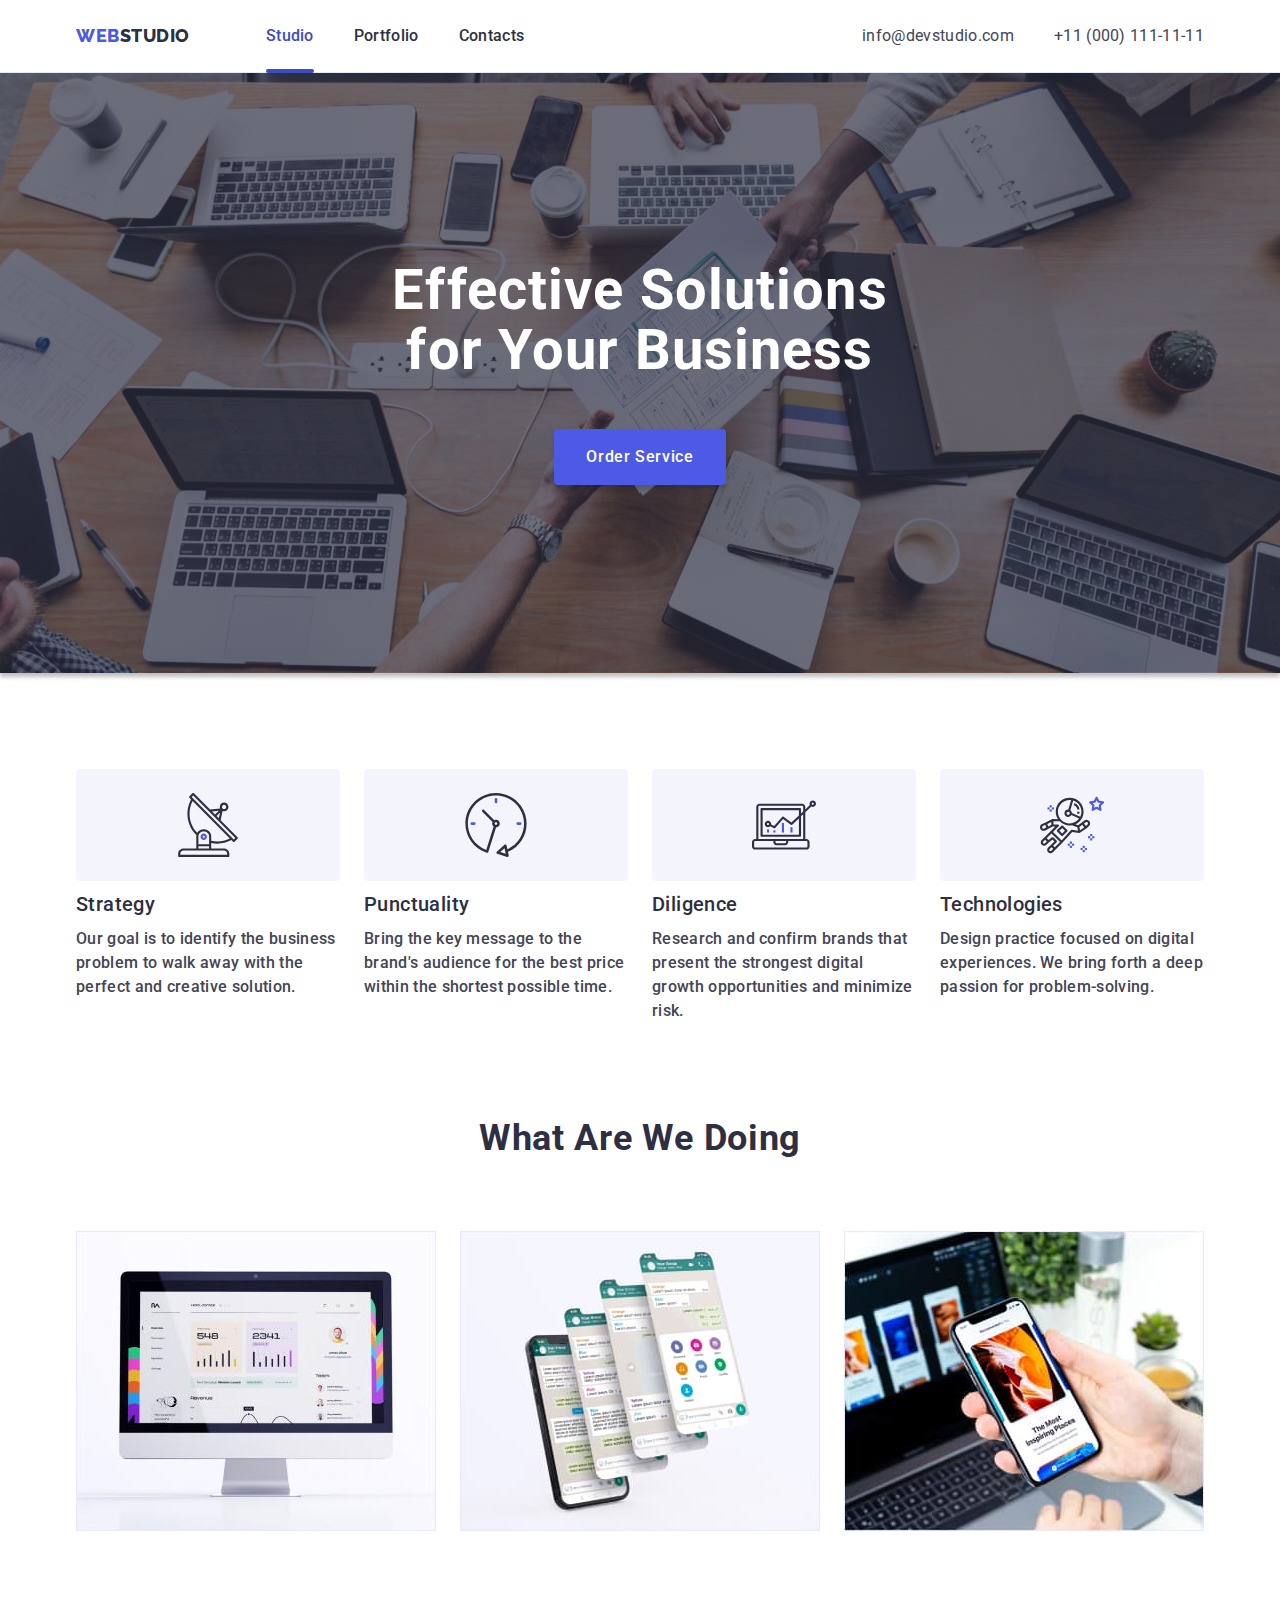
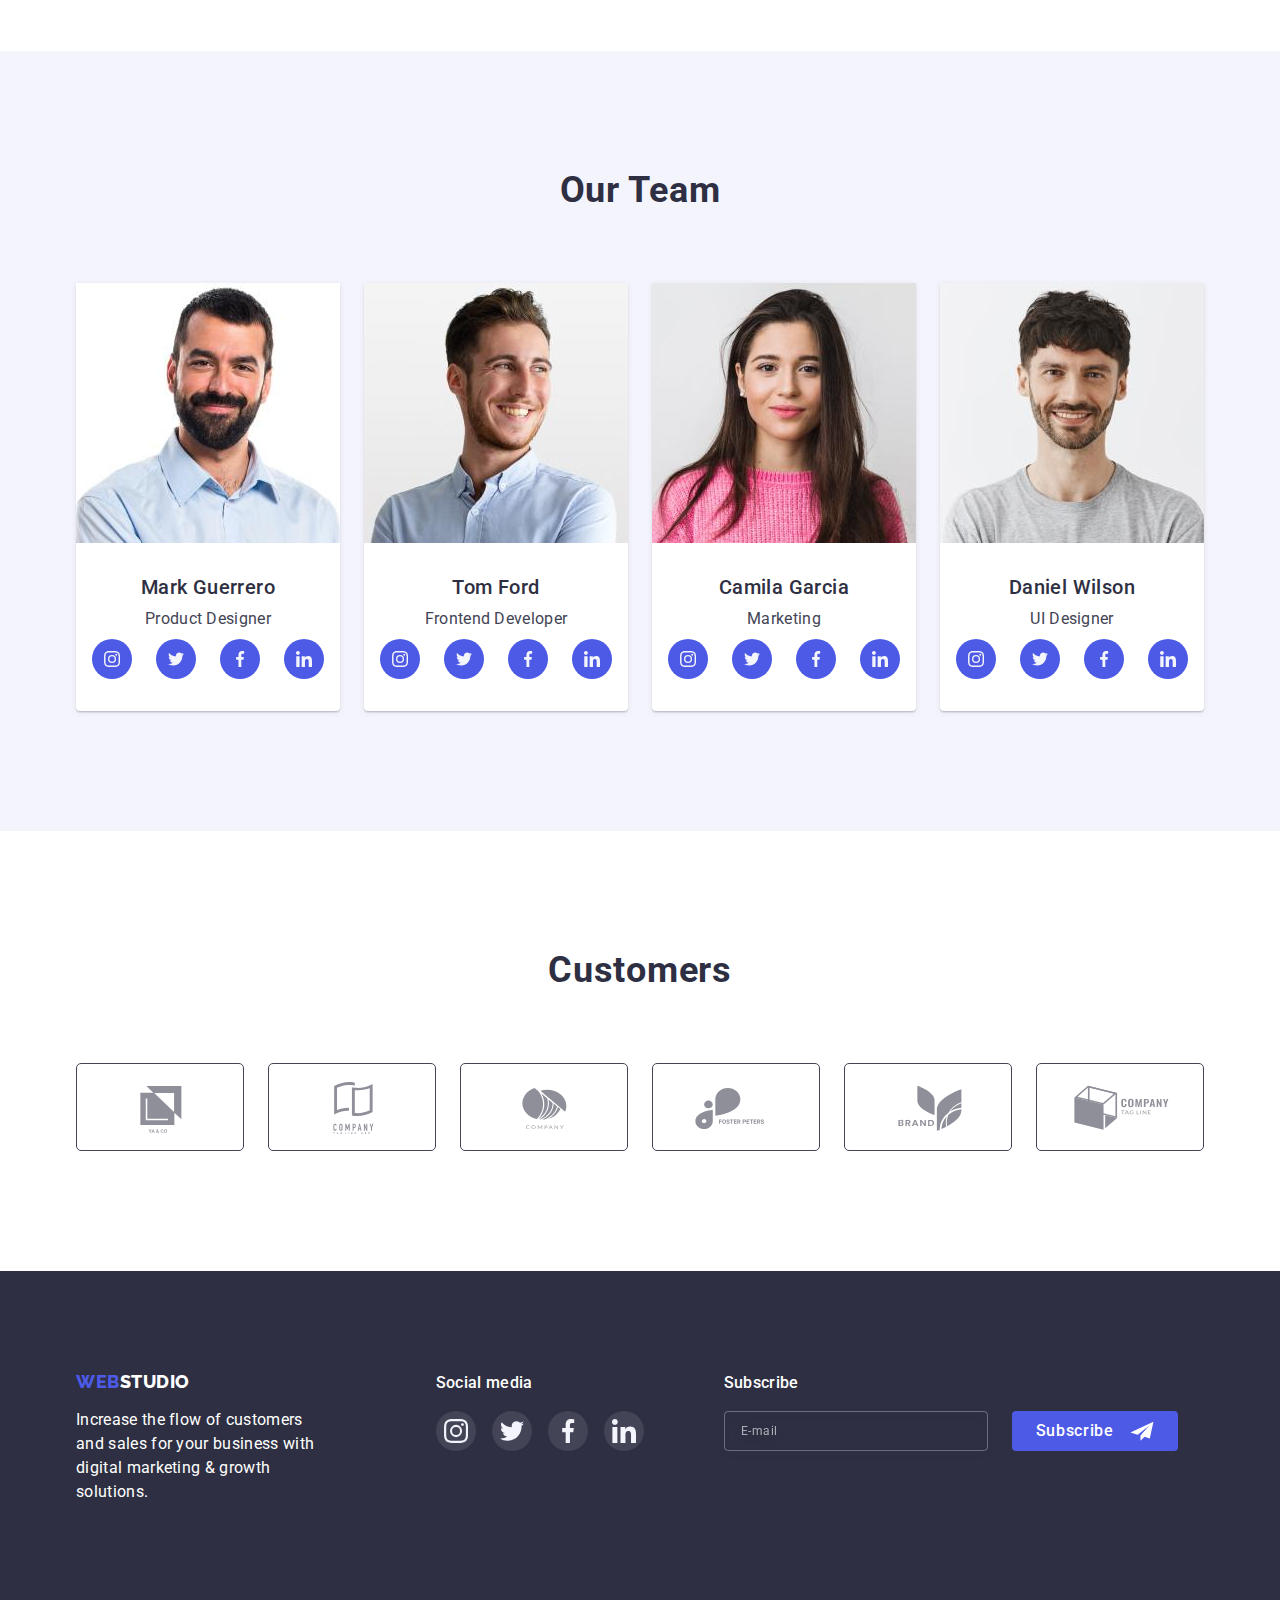
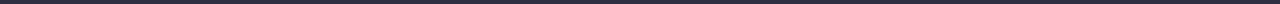
<file: index.html>
<!DOCTYPE html>
<html lang="en">
  <head>
    <meta charset="UTF-8" />
    <meta http-equiv="X-UA-Compatible" content="IE=edge" />
    <meta name="viewport" content="width=device-width, initial-scale=1.0" />
    <title>WebStudio</title>
    <link rel="stylesheet" href="https://cdnjs.cloudflare.com/ajax/libs/modern-normalize/1.0.0/modern-normalize.min.css" />

    <link rel="preconnect" href="https://fonts.googleapis.com" />
    <link rel="preconnect" href="https://fonts.gstatic.com" crossorigin />
    <link
      href="https://fonts.googleapis.com/css2?family=Raleway:wght@800&family=Roboto:wght@400;500;700&display=swap"
      rel="stylesheet"
    />
    <link href="./css/styles.css" rel="stylesheet" />
    <link href="./css/mobail.css" rel="stylesheet" />
    <link href="./css/tablet.css" rel="stylesheet" />
    <link href="./css/desktop.css" rel="stylesheet" />
  </head>
  <body>
    <header class="header-wrap">

     
      <div class="container header-container">
         <!-- ---------------Mobail-menu--------------- -->
      <div class="mobile-menu js-menu-container" id="mobile-menu">
        <div class="menu-wrap">
          <button class="mobile-close-btn js-close-menu">
            <svg class="mobile-close-icon" width="8" height="8">
              <use href="./images/symbol-defs.svg#icon-x-modal"></use>
            </svg>
          </button>
          <ul class="mobile-site-nav list">
            <li class="mobile-item">
              <a href="./index.html" class="mobile-nav-title link current"
                >Studio</a
              >
            </li>
            <li class="mobile-item">
              <a href="./portfolio.html" class="mobile-nav-title link"
                >Portfolio</a
              >
            </li>
            <li class="mobile-item">
              <a href="" class="mobile-nav-title link mobile-curent">Contacts</a>
            </li>
          </ul>
  
          <div class="contacts-wrap">
            <a href="tel:+110001111111" class="mobile-tel-link link"
              >+11 (000) 111-11-11</a
            >
  
            <a href="mailto:info@devstudio.com" class="mobile-mail-link link"
              >info@devstudio.com</a
            >
          </div>
  
          <ul class="mobile-sociale-list list">
            <li class="mobile-sociale-item">
              <a
                class="mobile-sociale-link"
                href=""
                target="_blank"
                rel="noopener noreferrer"
                ><svg class="mobile-sociale-icon" width="24" height="24">
                  <use href="./images/symbol-defs.svg#icon-instagram"></use></svg></a>
            </li>
            <li class="mobile-sociale-item">
              <a
                class="mobile-sociale-link"
                href=""
                target="_blank"
                rel="noopener noreferrer"
                ><svg class="mobile-sociale-icon" width="24" height="24">
                  <use href="./images/symbol-defs.svg#icon-twitter"></use></svg></a>
            </li>
            <li class="mobile-sociale-item">
              <a
                class="mobile-sociale-link"
                href=""
                target="_blank"
                rel="noopener noreferrer"
                ><svg class="mobile-sociale-icon" width="24" height="24">
                  <use href="./images/symbol-defs.svg#icon-facebook"></use></svg></a>
            </li>
            <li class="mobile-sociale-item">
              <a
                class="mobile-sociale-link"
                href=""
                target="_blank"
                rel="noopener noreferrer"
                ><svg class="mobile-sociale-icon" width="24" height="24">
                  <use href="./images/symbol-defs.svg#icon-linkedin"></use></svg></a>
            </li>
          </ul>
        </div>
      </div>
      <!-- _______________________________Mobail-menu_______________________ -->
        
        <nav class="header-navigation">
          <a class="logo" href="./index.html">
            <span class="logo-part">Web</span>Studio
          </a>
  
          <ul class="header-list list">
            <li class="header-items">
              <a class="header-links current" href="./index.html">Studio</a>
            </li>
            <li class="header-items">
              <a class="header-links" href="./portfolio.html">Portfolio</a>
            </li>
            <li class="header-items">
              <a class="header-links" href="">Contacts</a>
            </li>
          </ul>
        </nav>
        <address class="header-adress ">
          <ul class="adress-list list">
            <li class="adress-list-items">
              <a class="adress-items" href="mailto:info@devstudio.com"
                >info@devstudio.com</a
              >
            </li>
            <li class="adress-list-items">
              <a class="adress-items" href="tel:+110001111111"
                >+11 (000) 111-11-11</a
              >
            </li>
          </ul>
        </address>
        <button type="button" class="mobile-menu-open js-open-menu" 
        aria-expanded="false"
        aria-controls="mobile-menu">
          <svg class="menu-icon" width="32" height="22"><use href="images/symbol-defs.svg#icon-charm_menu-hamburger"></use>
        </svg></button>
      </div>
    </header>

    <main>


      <section class="hero">
       <div class="container">
          <h1 class="hero-header headers">Effective Solutions for Your Business</h1>
  
          <button type="button" class="button btn-primary" data-modal-open>Order Service</button>
       </div>
      </section>



      <section class="desk">
       <div class="container desk-container">
          <h2 class="visually-hidden headers">Benefits</h2>
        
          <ul class="list list-desk">
            <li  class="desk-items">
              <div class="benefits-logo"><svg class="desk-icon" width="64" height="64"><use href="./images/symbol-defs.svg#icon-antenna-1"></use></svg></div>
              <h3  class="desk-header">Strategy</h3>
  
              <p class="desk-text">
                Our goal is to identify the business problem to walk away with the
                perfect and creative solution.
              </p>
            </li>
  
            <li class="desk-items">
              <div class="benefits-logo"><svg class="desk-icon" width="64" height="64"><use href="./images/symbol-defs.svg#icon-clock-1"></use></svg></div>
              <h3 class="desk-header">Punctuality</h3>
  
              <p  class="desk-text">
                Bring the key message to the brand's audience for the best price
                within the shortest possible time.
              </p>
            </li>
            <li class="desk-items">
<div class="benefits-logo"><svg class="desk-icon" width="64" height="64"><use href="./images/symbol-defs.svg#icon-diagram-1"></use></svg></div>
              <h3 class="desk-header">Diligence</h3>
              <p class="desk-text">
                Research and confirm brands that present the strongest digital
                growth opportunities and minimize risk.
              </p>
            </li>
            <li class="desk-items">
              <div class="benefits-logo"><svg class="desk-icon" width="64" height="64"><use href="./images/symbol-defs.svg#icon-astronaut-1"></use></svg></div>
              <h3 class="desk-header">Technologies</h3>
              <p class="desk-text">
                Design practice focused on digital experiences. We bring forth a
                deep passion for problem-solving.
              </p>
            </li>
          </ul>
       </div>
      </section>

 <section class="service-offer">
       <div class="container service-container">
          <h2 class="service-header headers">What are we doing</h2>
          <ul class="list list-service ">
            <li  class="service-items">
              <img 
              
              src="./images/Rectangle71.jpg" 
              alt="Ractangle"
              srcset="./images/Rectangle71.jpg 1x, ./images/Rectangle71-2x.jpg 2x "
               width="360" />
            </li>
            <li class="service-items">
              <img 
              
              src="./images/Rectangle712.jpg" 
              alt="Ractangle2" 
              srcset="./images/Rectangle712.jpg 1x, ./images/Rectangle712-2x.jpg 2x "
              width="360" />
            </li>
            <li class="service-items">
              <img 
              
              src="./images/Rectangle713.jpg"
               alt="Ractangle3" 
               srcset="./images/Rectangle713.jpg 1x, ./images/Rectangle713-2x.jpg 2x "
               width="360" />
            </li>
          </ul>
       </div>
      </section>

      <section class="our-team our-team-container">
        <div class="container">
          <h2 class="team-header headers">Our Team</h2>
          <ul class="list team-members">
              <li class="team-member-card">
                <img class="member-photo" 
                
                src="./images/img1sq.jpg" 
                alt="Mark Guerrero" 
                srcset="./images/img1sq.jpg 1x, ./images/img1-2x.jpg 2x"
                width="264" />
                <div class="photo-sign">
                  <h3 class="member-name">Mark Guerrero</h3>
                  <p class="member-position">Product Designer</p>
                  <ul class="stuio-soc-list list">
                    <li class="studio-soc-items"><a href="" class="studio-soc-links">
                      <svg class="studio-soc-icons" width="16" height="16">
                      <use href="./images/symbol-defs.svg#icon-instagram"></use>
                    </svg>
                  </a></li>
                    <li class="studio-soc-items"><a href="" class="studio-soc-links"> <svg class="studio-soc-icons" width="16" height="16">
                      <use href="./images/symbol-defs.svg#icon-twitter"></use>
                    </svg></a></li>
                    <li class="studio-soc-items"><a href="" class="studio-soc-links"> <svg class="studio-soc-icons" width="16" height="16">
                      <use href="./images/symbol-defs.svg#icon-facebook"></use>
                    </svg></a></li>
                    <li class="studio-soc-items"><a href="" class="studio-soc-links"> <svg class="studio-soc-icons" width="16" height="16">
                      <use href="./images/symbol-defs.svg#icon-linkedin"></use>
                    </svg></a></li>
                  </ul>
                </div>
              </li>
              <li class="team-member-card">
                <img class="member-photo" 
                
                src="./images/img2sq.jpg" 
                alt="Tom Ford" 
                srcset="./images/img2sq.jpg 1x, ./images/img2-2x.jpg 2x"
                width="264" />
                <div class="photo-sign">
                  <h3 class="member-name">Tom Ford</h3>
                  <p class="member-position">Frontend Developer</p>
                  <ul class="stuio-soc-list list">
                    <li class="studio-soc-items"><a href="" class="studio-soc-links">
                      <svg class="studio-soc-icons" width="16" height="16">
                      <use href="./images/symbol-defs.svg#icon-instagram"></use>
                    </svg>
                  </a></li>
                    <li class="studio-soc-items"><a href="" class="studio-soc-links"> <svg class="studio-soc-icons" width="16" height="16">
                      <use href="./images/symbol-defs.svg#icon-twitter"></use>
                    </svg></a></li>
                    <li class="studio-soc-items"><a href="" class="studio-soc-links"> <svg class="studio-soc-icons" width="16" height="16">
                      <use href="./images/symbol-defs.svg#icon-facebook"></use>
                    </svg></a></li>
                    <li class="studio-soc-items"><a href="" class="studio-soc-links"> <svg class="studio-soc-icons" width="16" height="16">
                      <use href="./images/symbol-defs.svg#icon-linkedin"></use>
                    </svg></a></li>
                  </ul>
                </div>
              </li>
              <li class="team-member-card">
                <img class="member-photo"
                
                 src="./images/img3sq.jpg"
                  alt="Camila Garcia" 
                  srcset="./images/img3sq.jpg 1x, ./images/img3-2x.jpg 2x"
                  width="264" />
                <div class="photo-sign">
                  <h3 class="member-name">Camila Garcia</h3>
                  <p class="member-position">Marketing</p>
                  <ul class="stuio-soc-list list">
                    <li class="studio-soc-items"><a href="" class="studio-soc-links">
                      <svg class="studio-soc-icons" width="16" height="16">
                      <use href="./images/symbol-defs.svg#icon-instagram"></use>
                    </svg>
                  </a></li>
                    <li class="studio-soc-items"><a href="" class="studio-soc-links"> <svg class="studio-soc-icons" width="16" height="16">
                      <use href="./images/symbol-defs.svg#icon-twitter"></use>
                    </svg></a></li>
                    <li class="studio-soc-items"><a href="" class="studio-soc-links"> <svg class="studio-soc-icons" width="16" height="16">
                      <use href="./images/symbol-defs.svg#icon-facebook"></use>
                    </svg></a></li>
                    <li class="studio-soc-items"><a href="" class="studio-soc-links"> <svg class="studio-soc-icons" width="16" height="16">
                      <use href="./images/symbol-defs.svg#icon-linkedin"></use>
                    </svg></a></li>
                  </ul>
                </div>
              </li>
              <li class="team-member-card">
                <img class="member-photo"
                
                src="./images/img4sq.jpg" 
                alt="Daniel Wilson" 
                srcset="./images/img4sq.jpg 1x, ./images/img4-2x.jpg 2x"
                width="264" />
                <div class="photo-sign">
                  <h3 class="member-name">Daniel Wilson</h3>
                  <p class="member-position">UI Designer</p>
                  <ul class="stuio-soc-list list">
                    <li class="studio-soc-items"><a href="" class="studio-soc-links">
                      <svg class="studio-soc-icons" width="16" height="16">
                      <use href="./images/symbol-defs.svg#icon-instagram"></use>
                    </svg>
                  </a></li>
                    <li class="studio-soc-items"><a href="" class="studio-soc-links"> <svg class="studio-soc-icons" width="16" height="16">
                      <use href="./images/symbol-defs.svg#icon-twitter"></use>
                    </svg></a></li>
                    <li class="studio-soc-items"><a href="" class="studio-soc-links"> <svg class="studio-soc-icons" width="16" height="16">
                      <use href="./images/symbol-defs.svg#icon-facebook"></use>
                    </svg></a></li>
                    <li class="studio-soc-items"><a href="" class="studio-soc-links"> <svg class="studio-soc-icons" width="16" height="16">
                      <use href="./images/symbol-defs.svg#icon-linkedin"></use>
                    </svg></a></li>
                  </ul>
                </div>
              </li>
          </ul>
        </div>
      </section>
      <section class="customers">
        <div class="container">
       <h2 class="headers">Customers</h2>
          <ul class="customers-list list">
            <li class="customers-items">
              <a href="" class="customers-link">
                <svg class="customers-icon" width="104" height="56">
                  <use href="./images/symbol-defs.svg#icon-Logo-one"></use>
                </svg>
              </a>
            </li>
            <li class="customers-items">
              <a href="" class="customers-link">
                <svg class="customers-icon" width="104" height="56">
                  <use href="./images/symbol-defs.svg#icon-Logo-two"></use>
                </svg>
              </a>
            </li>
            <li class="customers-items">
              <a href="" class="customers-link">
                <svg class="customers-icon" width="104" height="56">
                  <use href="./images/symbol-defs.svg#icon-Logo-three"></use>
                </svg>
              </a>
            </li>
            <li class="customers-items">
              <a href="" class="customers-link">
                <svg class="customers-icon" width="104" height="56">
                  <use href="./images/symbol-defs.svg#icon-Logo-four"></use>
                </svg>
              </a>
            </li>
            <li class="customers-items">
              <a href="" class="customers-link">
                <svg class="customers-icon" width="104" height="56">
                  <use href="./images/symbol-defs.svg#icon-Logo-five"></use>
                </svg>
              </a>
            </li>
            <li class="customers-items">
              <a href="" class="customers-link">
                <svg class="customers-icon" width="104" height="56">
                  <use href="./images/symbol-defs.svg#icon-Logo-six"></use>
                </svg>
              </a>
            </li>
          </ul>
         </div>
        
        </section>
    </main>

    <footer class="footer-studio">
      <div class="container footer-wrap">
        <div class="footer-container">
          <a class="footer-logo" href="./index.html">
            <span class="logo-part">Web</span>Studio
          </a>
          <p class="footer-text">
            Increase the flow of customers and sales for your business with digital
            marketing & growth solutions.
          </p>
        </div>
        <div class="social-container">
          <p class="soc-footer-text">Social media</p>
            <ul class="footer-soc">
              <li class="footer-soc-items list">
                <a href="" class="footer-soc-links">
                  <svg class="footer-soc-icons" width="24" height="24">
                    <use href="./images/symbol-defs.svg#icon-instagram"></use>
                  </svg>
                </a>
              </li>
              <li class="footer-soc-items list">
                <a href="" class="footer-soc-links">
                  <svg class="footer-soc-icons" width="24" height="24">
                    <use href="./images/symbol-defs.svg#icon-twitter"></use>
                  </svg>
                </a>
              </li>
              <li class="footer-soc-items list">
                <a href="" class="footer-soc-links">
                  <svg class="footer-soc-icons" width="24" height="24">
                    <use href="./images/symbol-defs.svg#icon-facebook"></use>
                  </svg>
                </a>
              </li>
              <li class="footer-soc-items list">
                <a href="" class="footer-soc-links">
                  <svg class="footer-soc-icons" width="24" height="24">
                    <use href="./images/symbol-defs.svg#icon-linkedin"></use>
                  </svg>
                </a>
              </li>
            </ul>
        </div>

        
    <div class="subscribe-container"> 
      <p class="soc-footer-text">Subscribe</p>
      <div class="footer-connect" >
        
          
             
                <input class="footer-input" type="email" placeholder="E-mail" name="username" aria-label="E-mail" />
                
             
             <button class="footer-subscribe" type="submit"><span>Subscribe</span>
              <svg class="subscribe-icon" width="24" height="24">
                <use href="./images/symbol-defs.svg#icon-Frame"></use>
              </svg> 
            </button>
      </div >
    </div>

     </div >

      

         
      

      
    </footer>




    <div class="backdrop is-hidden" data-modal>
      <div class="modal ">
        <button type="button" class="modal-close " data-modal-close><svg class="x-modal" width="8" height="8">
          <use href="./images/symbol-defs.svg#icon-x-modal"></use>
          <use href="./images/"></use>
        </svg></button>


        <p class="modal-title">Leave your contacts and we will call you back</p>
        <form class="modal-form">
          
    
           <label class="modal-field">
                <span class="lable-text">Name</span >
                  <span class="input-wrap">
                    <input class="modal-input" type="text" placeholder="" name="username" />
                    <svg class="modal-icon" width="18" height="18"><use href="./images/symbol-defs.svg#icon-person"></use></svg>
                  </span>
              
           </label>
          

          
            <label class="modal-field">
              <span class="lable-text">Phone</span >
              <span class="input-wrap">
                <input class="modal-input" type="tel" placeholder="" name="user-tel" />
                <svg class="modal-icon" width="18" height="24"><use href="./images/symbol-defs.svg#icon-phone"></use></svg>
              </span >
        
        </label>

      
          <label class="modal-field"><span class="lable-text">Email</span >
            <span class="input-wrap">
              <input class="modal-input" type="email" placeholder="" name="user-email" />
              <svg class="modal-icon" width="18" height="24"><use href="./images/symbol-defs.svg#icon-email"></use></svg>
            </span >
        
      </label>
           
           <div class="modal-field">
            <label class="lable-text" for="user-text">Comment</label>
            <textarea class="modal-message "  name="user-text" id="user-text" placeholder ="Text input" ></textarea>
           </div>
              
        <div class="modal-field-check-box">
             <input  class="checkbox-input hidden" type="checkbox"  id="policy">
             <label class="checkbox-text" for="policy"><span>I accept the terms and conditions of the&nbsp; <a href=""> Privacy Policy</a></span>
            </label>
        </div>
          
       
          <button class="modal-submit " type="submit">Send</button>
          
        </form>
      </div>

    </div>
    <script src="./js/modal.js"></script>
    <script src="./js/menu.js"></script>
  </body>
</html>
</file>
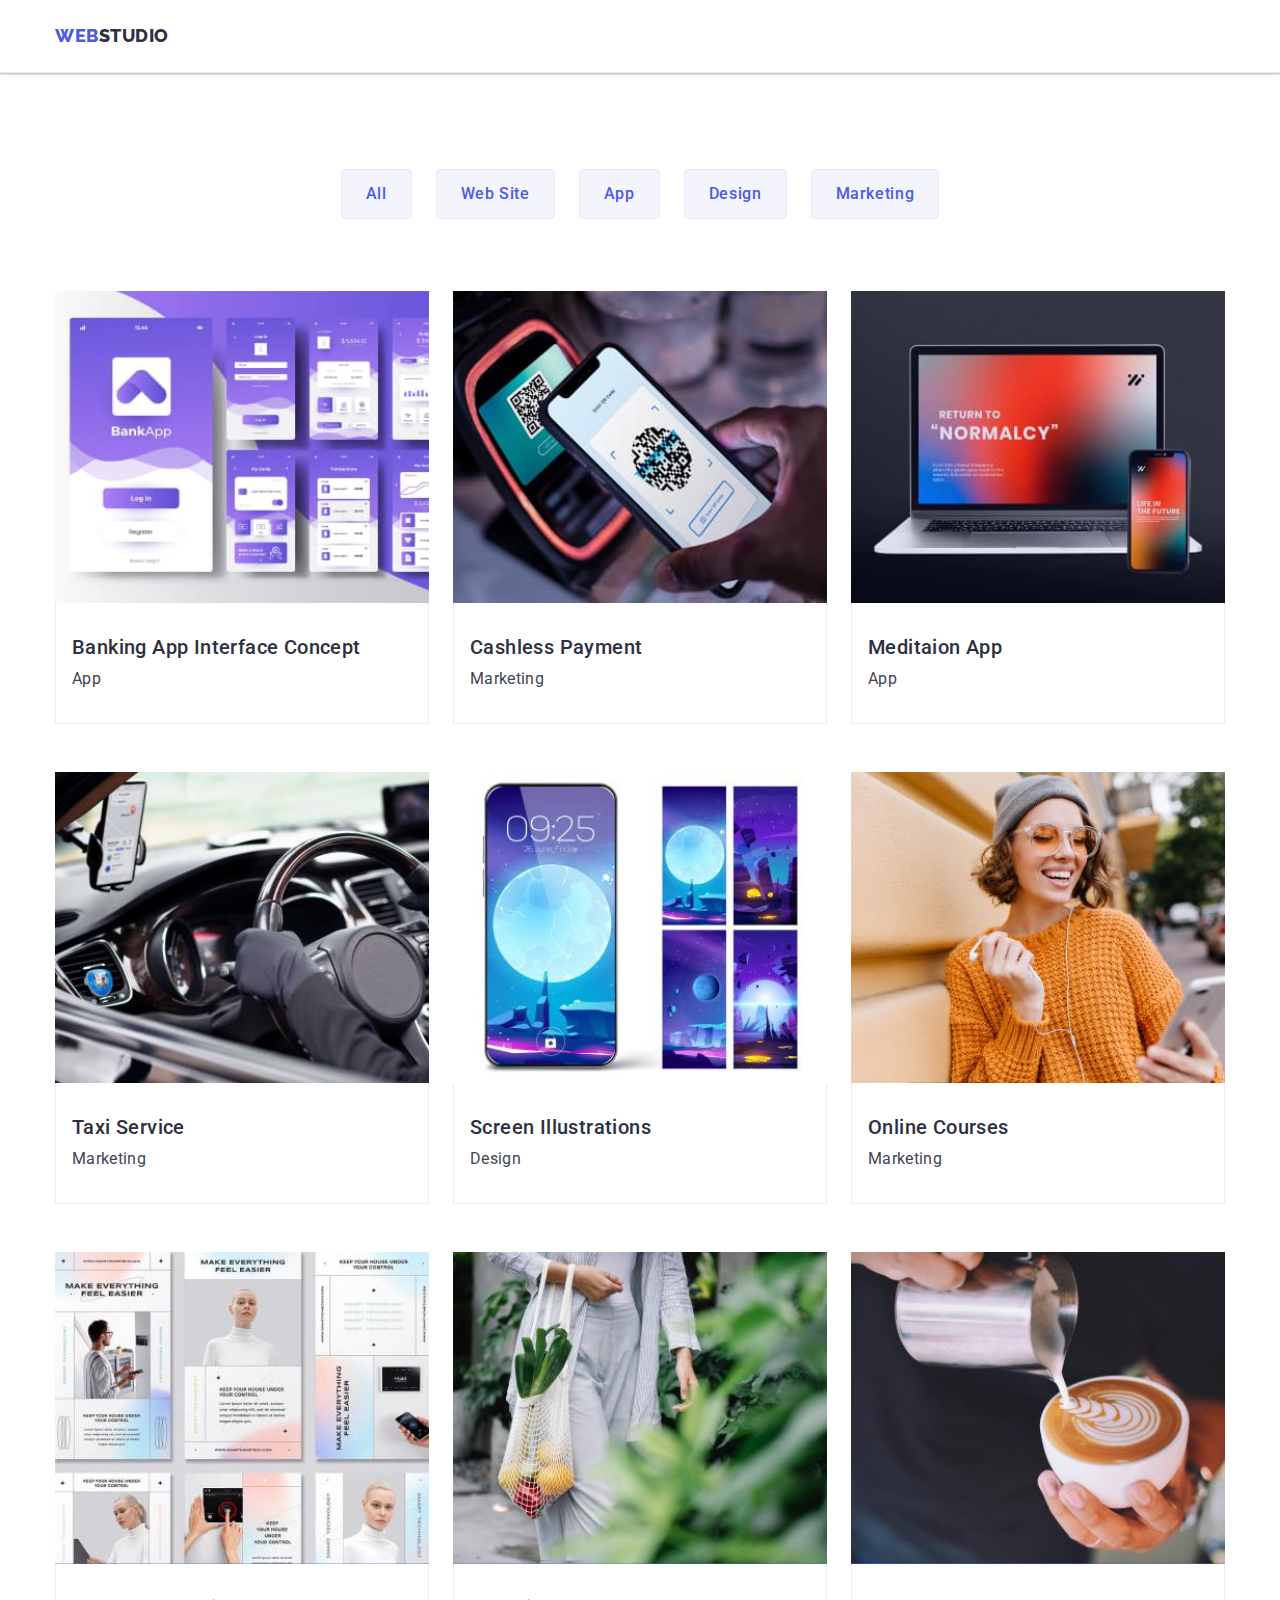
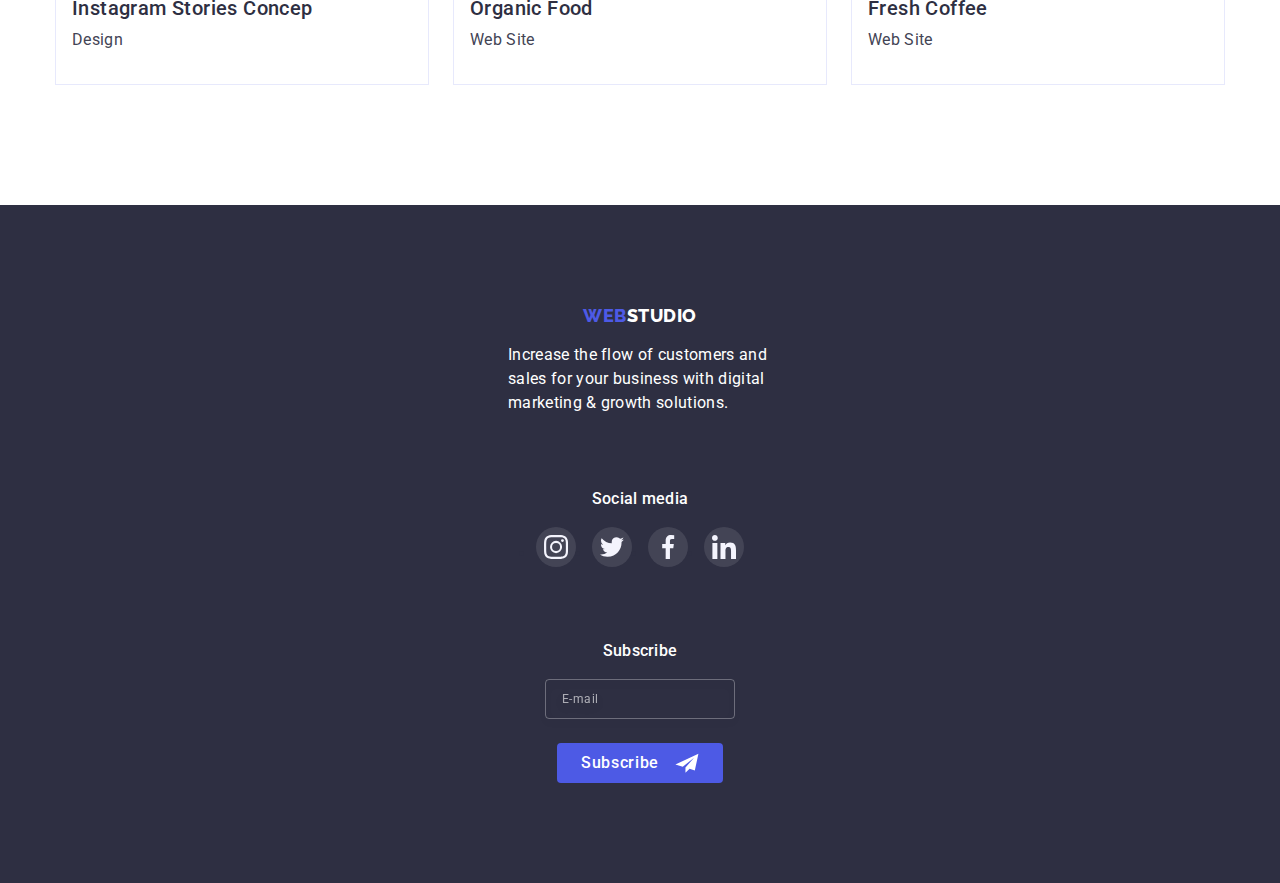
<file: portfolio.html>
<!DOCTYPE html>
<html lang="en">
  <head>
    <meta charset="UTF-8" />
    <meta http-equiv="X-UA-Compatible" content="IE=edge" />
    <meta name="viewport" content="width=device-width, initial-scale=1.0" />
    <title>Portfolio</title>
    
    <link rel="stylesheet" href="https://cdnjs.cloudflare.com/ajax/libs/modern-normalize/1.0.0/modern-normalize.min.css" />
   
    <link rel="preconnect" href="https://fonts.googleapis.com" />
    <link rel="preconnect" href="https://fonts.gstatic.com" crossorigin />
    <link
      href="https://fonts.googleapis.com/css2?family=Raleway:wght@800&family=Roboto:wght@400;500;700&display=swap"
      rel="stylesheet"
    />
    <link href="./css/styles.css" rel="stylesheet" />
  </head>


  
  <body>
    <header  class="header-wrap">
      <div class="container header-container">
        
        <nav class="header-navigation">
          <a class="logo" href="./index.html">
            <span class="logo-part">Web</span>Studio
          </a>
  
          <ul class="header-list list">
            <li class="header-items">
              <a class="header-links " href="./index.html">Studio</a>
            </li>
            <li class="header-items">
              <a class="header-links current" href="./portfolio.html">Portfolio</a>
            </li>
            <li class="header-items">
              <a class="header-links" href="">Contacts</a>
            </li>
          </ul>
        </nav>
        <address class="header-adress ">
          <ul class="adress-list list">
            <li class="adress-list-items">
              <a class="adress-items" href="mailto:info@devstudio.com"
                >info@devstudio.com</a
              >
            </li>
            <li class="adress-list-items">
              <a class="adress-items" href="tel:+110001111111"
                >+11 (000) 111-11-11</a
              >
            </li>
          </ul>
        </address>
      </div>
    </header>
    <main>
      <section class="portfolio-main-section">
        <div class="container filter-container">
          <h1 class="visually-hidden">Portfolio</h1>
          <ul class="main-filter list filter-buttons">
              <li class="filter-list">
                <button class="button filter-selectors" type="button">All</button>
              </li>
              <li class="filter-list">
                <button class="button filter-selectors" type="button">
                  Web Site
                </button>
              </li>
              <li class="filter-list">
                <button class="button filter-selectors" type="button">App</button>
              </li>
              <li class="filter-list">
                <button class="button filter-selectors" type="button">
                  Design
                </button>
              </li>
              <li class="filter-list">
                <button class="button filter-selectors" type="button">
                  Marketing
                </button>
              </li>
          </ul>
  
          <ul class="fillter-items filters-options">
            
              <li  class="service">
                <a class="list filter-link" href="">
                  <div class="overlay-wrap">
                  <img class="filter-pictures" width="360" src="./images/portfolio/img1.jpg" alt="Web Pages" />
                  <p class="filter-overlay">14 Stylish and User-Friendly App Design Concepts · Task Manager App · Calorie Tracker App · Exotic Fruit Ecommerce App · Cloud Storage App</p>
                </div>
                  <div class="photo-sign-footer">
                    <h2 >Banking App Interface Concept</h2>
                    <p class="group-sorting">App</p>
                  </div>
                </a>
              </li>
              <li class="service">
                <a class="list filter-link" href="">
                  <div class="overlay-wrap">
                    <img class="filter-pictures" width="360" src="./images/portfolio/img2.jpg" alt="Hand with phone" />
                 <p class="filter-overlay">14 Stylish and User-Friendly App Design Concepts · Task Manager App · Calorie Tracker App · Exotic Fruit Ecommerce App · Cloud Storage App</p>
                </div>
                  <div class="photo-sign-footer">
                    <h2>Cashless Payment</h2>
                    <p class="group-sorting">Marketing</p>
                  </div>
                </a>
              </li>
              <li class="service">
                <a class="list filter-link" href="">
                  <div class="overlay-wrap">
                    <img class="filter-pictures" width="360" src="./images/portfolio/img3.jpg" alt="Lapton and phone" />
                  <p class="filter-overlay">14 Stylish and User-Friendly App Design Concepts · Task Manager App · Calorie Tracker App · Exotic Fruit Ecommerce App · Cloud Storage App</p>
                </div>
                  <div class="photo-sign-footer">
                    <h2>Meditaion App</h2>
                    <p class="group-sorting">App</p>
                  </div>
                </a>
              </li>
              <li class="service">
                <a class="list filter-link" href="">
                  <div class="overlay-wrap">
                    <img class="filter-pictures" width="360" src="./images/portfolio/img4.jpg" alt=" Steering wheel" />
                  <p class="filter-overlay">14 Stylish and User-Friendly App Design Concepts · Task Manager App · Calorie Tracker App · Exotic Fruit Ecommerce App · Cloud Storage App</p>
                </div>
                  <div class="photo-sign-footer">
                    <h2>Taxi Service</h2>
                    <p class="group-sorting">Marketing</p>
                </div>
               </a>
              </li>
              <li class="service">
                <a class="list filter-link" href="">
                  <div class="overlay-wrap">
                    <img class="filter-pictures" width="360" src="./images/portfolio/img5.jpg" alt="Phone wallpaper" />
                  <p class="filter-overlay">14 Stylish and User-Friendly App Design Concepts · Task Manager App · Calorie Tracker App · Exotic Fruit Ecommerce App · Cloud Storage App</p>
                </div>
                  <div class="photo-sign-footer">
                    <h2>Screen Illustrations</h2>
                    <p class="group-sorting">Design</p>
                 </div>
                 </a>
              </li>
              <li class="service">
                <a class="list filter-link" href="">
                  <div class="overlay-wrap">
                    <img class="filter-pictures" width="360" src="./images/portfolio/img6.jpg" alt="Smiling woman" />
                  <p class="filter-overlay">14 Stylish and User-Friendly App Design Concepts · Task Manager App · Calorie Tracker App · Exotic Fruit Ecommerce App · Cloud Storage App</p>
                </div>
                  <div class="photo-sign-footer">
                    <h2>Online Courses</h2>
                    <p class="group-sorting">Marketing</p>
                  </div>
                </a>
              </li>
              <li class="service">
                <a class="list filter-link" href="">
                  <div class="overlay-wrap">
                    <img class="filter-pictures" width="360" src="./images/portfolio/img7.jpg" alt="Stories Concept" />
                  <p class="filter-overlay">14 Stylish and User-Friendly App Design Concepts · Task Manager App · Calorie Tracker App · Exotic Fruit Ecommerce App · Cloud Storage App</p>
                </div>
                  <div class="photo-sign-footer">
                    <h2>Instagram Stories Concep</h2>
                    <p class="group-sorting">Design</p>
                 </div>
                </a>
              </li>
              <li class="service">
                <a class="list filter-link" href="">
                  <div class="overlay-wrap">
                    <img class="filter-pictures" width="360" 
                    src="./images/portfolio/img8.jpg"
                    alt="woman with vegetables"
                  />
                  <p class="filter-overlay">14 Stylish and User-Friendly App Design Concepts · Task Manager App · Calorie Tracker App · Exotic Fruit Ecommerce App · Cloud Storage App</p>
                </div>
                  <div class="photo-sign-footer">
                    <h2>Organic Food</h2>
                    <p class="group-sorting">Web Site</p>
                  </div>
                </a>
              </li>
              <li class="service ">
                <a class="list filter-link" href="">
                  <div class="overlay-wrap"><img class="filter-pictures" width="360" src="./images/portfolio/img9.jpg" alt="Cup of Coffee" />
                  <p class="filter-overlay">14 Stylish and User-Friendly App Design Concepts · Task Manager App · Calorie Tracker App · Exotic Fruit Ecommerce App · Cloud Storage App</p>
                </div>
                  <div class="photo-sign-footer">
                    <h2>Fresh Coffee</h2>
                    <p class="group-sorting">Web Site</p>
                  </div>
                </a>
              </li>
          </ul>
        </div>
      </section>
    </main>
    <footer class="footer-studio">
      <div class="container footer-wrap">
        <div class="footer-container">
          <a class="footer-logo" href="./index.html">
            <span class="logo-part">Web</span>Studio
          </a>
          <p class="footer-text">
            Increase the flow of customers and sales for your business with digital
            marketing & growth solutions.
          </p>
        </div>
        <div class="social-container">
          <p class="soc-footer-text">Social media</p>
            <ul class="footer-soc">
              <li class="footer-soc-items">
                <a href="" class="footer-soc-links">
                  <svg class="footer-soc-icons" width="24" height="24">
                    <use href="./images/symbol-defs.svg#icon-instagram"></use>
                  </svg>
                </a>
              </li>
              <li class="footer-soc-items">
                <a href="" class="footer-soc-links">
                  <svg class="footer-soc-icons" width="24" height="24">
                    <use href="./images/symbol-defs.svg#icon-twitter"></use>
                  </svg>
                </a>
              </li>
              <li class="footer-soc-items">
                <a href="" class="footer-soc-links">
                  <svg class="footer-soc-icons" width="24" height="24">
                    <use href="./images/symbol-defs.svg#icon-facebook"></use>
                  </svg>
                </a>
              </li>
              <li class="footer-soc-items">
                <a href="" class="footer-soc-links">
                  <svg class="footer-soc-icons" width="24" height="24">
                    <use href="./images/symbol-defs.svg#icon-linkedin"></use>
                  </svg>
                </a>
              </li>
            </ul>
        </div>

        <div class="subscribe-container"> 
          <p class="soc-footer-text">Subscribe</p>
          <div class="footer-connect" >
            <div class="modal-field">
              
                 <labe for="footer-input">
                    <input class="footer-input" type="text" placeholder="E-mail" name="username" />
                    
                 </labe >
            </div >
      
               <div class="subscribe-button-wrap">
                 <button class="footer-subscribe" type="submit"><span>Subscribe</span>
                  <svg class="subscribe-icon" width="24" height="24">
                    <use href="./images/symbol-defs.svg#icon-Frame"></use>
                  </svg> </button>
               </div>
          </div >
        </div>

      </div>
    </footer>

  </body>
</html>
</file>
<file: css/styles.css>
/* font-family: "Roboto", sans-serif;
  font-family: "Raleway", sans-serif;
  font-family: "Roboto", sans-serif; */

  
  a{
  text-decoration: none;
}
:root {
  --primary-accent-color: #ffffff;
  --primary-brand: #4d5ae5;
  --primary-pressed-state: #404bbf;
  --body-text: #2e2f42;
  --filter-selectors-bg: #f4f4fd;
  --filter-selectors-borders: #e7e9fc;
  --adress-text-color:#434455;
  --customers-icon:#8E8F99;
  --modal-bg:#FCFCFC;
  --l-gradient: linear-gradient(rgba(46, 47, 66, 0.7),rgba(46, 47, 66, 0.7));
  --hover-transform:  transition-duration: 250ms;
  --transition-func: cubic-bezier(0.4, 0, 0.2, 1);
}

body {
  font-family: "Roboto", sans-serif;

  font-size: 16px;
  color: var(--body-text);
  background-color: var(--primary-accent-color);
  
}
img {
  display: block; 
  width: 100%; 
  height: auto;
  }

/*--------------------------------- Header---------------------------------- */
.container {
  width: 100%;
  max-width: 1200px;
  margin: 0 auto;
  padding: 0 15px;
  }


.header-links:hover,
.header-links:focus,
.header-links.current {
  color: var(--primary-pressed-state);
}

.list {
  margin: 0;
  padding: 0;
  list-style: none;
  /* text-decoration: none; */
}
h1,h2,h3,h4,h5,h6,p{
  margin-top: 0;
  margin-bottom: 0;
 
}
ul{margin: 0;
  padding: 0;
}

.header-wrap{
  border-bottom: 1px solid var(--filter-selectors-borders);
  box-shadow: 0px 2px 1px rgba(46, 47, 66, 0.08), 0px 1px 1px rgba(46, 47, 66, 0.16), 0px 1px 6px rgba(46, 47, 66, 0.08);


}
.header-container{
  display: flex;
  justify-content: space-between;
  align-items: center;
}
  .headers{
    margin-bottom: 72px;
    font-size: 36px;
    line-height: 1.11;
    text-align: center;
    letter-spacing: 0.02em;
    text-transform: capitalize;

  }
  
  .header-navigation{
    display: flex;
    height: 72px;
    align-items: center;

  }
.logo {
  
  font-family: "Raleway";
  font-weight: 800;
  color: var(--body-text);
  font-size: 18px;
  line-height: 1.33;
  letter-spacing: 0.03em;
  padding: 24px 0;

  
  text-transform: uppercase;
}
.logo-part {
  color: var(--primary-brand);
}

.header-list{
  display: none;
}
.header-adress{
  display:none ;
}




/*---------------------------------- Main ------------------------------*/





.hero {
  /* justify-content: center; */
  max-width: 1440px;
  background-color: var(--body-text);
background-image:var(--l-gradient),
 url(../images/Dark-bg-mob.jpg);
background-repeat: no-repeat;
background-position: 50% 50%;
background-size: cover;   
   box-shadow: 0px 4px 4px rgba(0, 0, 0, 0.25);
  text-align: center;
  margin: 0 auto;
  padding: 112px 0;
}
@media (min-device-pixel-ratio: 2),
  (min-resolution: 192dpi),
  (min-resolution: 2dppx) {
  .hero {
    background-image:var(--l-gradient), url(../images/Dark-bg-mob-2x.jpg);
  }
}
.hero-header {
  font-weight: 700;
  max-width: 319px;
  /* width: 496px; */
  margin: 0 auto;
  margin-bottom: 72px;
  font-size: 36px;
  line-height: 1.11;
  text-align: center;
  letter-spacing: 0.02em;
  color: var(--primary-accent-color);
}
.button {
  cursor: pointer;
  font-family: inherit;
  color: var(--primary-accent-color);
  
}
.btn-primary {

 padding: 16px 32px;
  min-width: 169px;
  /* height: 56px; */
  font-family:inherit;
 
  font-weight: 500;
  font-size: 16px;
  line-height: 1.5;

  cursor: pointer;
  letter-spacing: 0.04em;
  
  background: var(--primary-brand);
  box-shadow: 0px 4px 4px rgba(0, 0, 0, 0.15);
  border-radius: 4px;
  border: none;
  transition: background-color 250ms cubic-bezier(0.4, 0, 0.2, 1);
  
}
.btn-primary:hover,
.btn-primary:focus {
  background: var(--primary-pressed-state);
}
.desk{
  padding-top: 96px;
  padding-bottom: 96px;
}
.desk-container{
  display: flex;
  flex-wrap: wrap;
}
.desk-icons-wrap{
  margin-bottom: 8px;
  display: flex;
  gap:24px;


}
.desk-icons{
  padding: 24px 100px;
  

}
.list-desk{

  display: flex;
  gap: 72px; 
  flex-direction: column;
}
.desk-items{
  /* width: calc((100% - 72px) / 4); */
}
.benefits-logo{
  height: 112px;
  display: none;
  justify-content: center;
  align-items: center;
  background-color: var(--filter-selectors-bg);
  border-radius: 4px;
  margin-bottom: 8px;
}

.desk-header{
  margin-bottom: 8px;
font-weight: 700;

font-size: 36px;
line-height: 1.5;

text-align: center;

letter-spacing: 0.02em;

}
.desk-text{
  font-weight: 500;
font-size: 16px;
line-height: 1.5;
color: var(--adress-text-color);

letter-spacing: 0.02em;
}



.our-team {
  background-color: var(--filter-selectors-bg);

}
.our-team-container{
padding-top: 96px;
padding-bottom: 128px;
}
.team-header {
 margin-bottom: 72px;
    font-size: 36px;
    line-height: 1.11; 
    text-align: center;
    letter-spacing: 0.02em;
    text-transform: capitalize;
  }
  .team-members{
    display: flex;
    flex-direction: column;
    align-items: center;
    gap: 72px;
    /* justify-content: space-between; */
  }

.team-member-card{
  /* width: calc((100% - 72px) / 4); */
  background-color: var(--primary-accent-color);
 text-align: center;

 box-shadow: 0px 1px 6px rgba(46, 47, 66, 0.08), 0px 1px 1px rgba(46, 47, 66, 0.16), 0px 2px 1px rgba(46, 47, 66, 0.08);
border-radius: 0px 0px 4px 4px;
  
}
.member-photo{
 
}
.photo-sign{
  padding:32px 16px;
}
.member-name{
  margin-bottom: 8px;
  font-weight: 500;
font-size: 20px;
line-height: 1.2;


letter-spacing: 0.02em;
}
.member-position{

font-size: 16px;
line-height: 1.5;
color: var(--adress-text-color);
margin-bottom: 8px;

letter-spacing: 0.02em;
}
.stuio-soc-list {
  display: flex;
justify-content: center;
gap: 24px;
}

.studio-soc-items {
  width: 40px;
  height: 40px;


}
.studio-soc-links {
  width: 100%;
  height: 100%;
  border-radius: 50%;
  display: flex;
  justify-content: center;
  align-items: center;
  background-color: var(--primary-brand);
  transition: background-color 250ms cubic-bezier(0.4, 0, 0.2, 1);
}
.studio-soc-links:is(:hover, :focus){
  background-color: var(--primary-pressed-state);
}

.studio-soc-icons{
  fill: var(--filter-selectors-bg);
}


.customers {
  padding-top: 96px;
  padding-bottom: 96px;
}
.customers-list {
  display: flex;
  flex-wrap: wrap;
  column-gap: 16px;
  row-gap: 72px;
}
.customers-items {
  width:calc((100% - 16px) / 2);
  height: 88px;
}
.customers-link{
  width: 100%;
  height: 100%;
  border: 1px solid var(--adress-text-color) ;
  border-radius: 5px;
  display: flex;
  align-items: center;
  justify-content: center;
  color: var(--customers-icon);
  transition: border-color 250ms cubic-bezier(0.4, 0, 0.2, 1), color 250ms cubic-bezier(0.4, 0, 0.2, 1);

}
.customers-link:hover {
  border-color:var(--primary-pressed-state);
  color: var(--primary-pressed-state);
  
}
.customers-icon{
  fill:currentColor;
}




/* -------------------------------Footer------------------------------------------- */


.footer-container{
  /* margin-right: 120px; */
  display: flex;
  flex-direction: column;
  align-items: center;
  margin-bottom: 72px;
}
.footer-studio {
  background-color: var(--body-text);
  padding-top: 100px;
  padding-bottom: 100px;
}
.footer-logo {
  
  font-family: "Raleway";
  font-style: normal;
  color: var(--primary-accent-color);

  text-decoration: none;
  text-transform: uppercase;

  font-family: 'Raleway';
font-style: normal;
font-weight: 800;
font-size: 18px;
line-height: 1.2;


letter-spacing: 0.03em;
text-transform: uppercase;
}
.footer-text{
  margin-top: 16px;
  max-width: 264px;
  font-size: 16px;
  line-height: 1.5;
  color: var(--primary-accent-color);
  
  letter-spacing: 0.02em;
}
.footer-wrap{
  display: flex;
  flex-direction: column;
}
.social-container {
  display: flex;
  flex-direction: column;
  align-items: center;
  margin:0 auto;
  margin-bottom: 72px;
 
}
.soc-footer-text {
  color: var(--primary-accent-color);
  font-size: 16px;
  line-height: 1.5;
  font-weight: 500;
  letter-spacing: 0.02em;
  margin-bottom: 16px;


}
.footer-soc {
  display: flex;
  gap: 16px;
}
.footer-soc-items {
  width: 40px;
  height: 40px;
}
.footer-soc-links {
  
    width: 100%;
    height: 100%;
    border-radius: 50%;
    display: flex;
    justify-content: center;
    align-items: center;
    background-color:rgba(255, 255, 255, 0.1);
    transition: background-color 250ms cubic-bezier(0.4, 0, 0.2, 1);
  }
  .footer-soc-links:is(:hover, :focus){
    background-color:#31D0AA;
  }

.footer-soc-icons {
  fill: var(--filter-selectors-bg);
}
.subscribe-container{
  width: 100%;
  display: flex;
  flex-direction: column;
  flex-wrap: wrap;
  align-items: center;
}
.footer-connect{
  width: inherit;
  display: flex;
  align-items: center;
  flex-direction:column;
}

.footer-input{
  width: 100%;
  margin-bottom: 16px;
  height: 40px;
  padding: 8px 16px;

  font-weight: 400;
font-size: 12px;
line-height: 2.0;
letter-spacing: 0.04em;
color: rgba(255, 255, 255, 0.6);

background-color: transparent;
border: 1px solid rgba(255, 255, 255, 0.3);
filter: drop-shadow(0px 4px 4px rgba(0, 0, 0, 0.15));
border-radius: 4px;
/* margin-right: 24px; */
outline: transparent;
transition: border-color 250ms cubic-bezier(0.4, 0, 0.2, 1);

}
.footer-input::placeholder{
  font-weight: 400;
font-size: 12px;
line-height: 2.0;
  letter-spacing: 0.04em;

color: rgba(255, 255, 255, 0.6);
}
.footer-input:is(:hover, :focus){
    
    border-color:#31D0AA;
   



}
.footer-subscribe{
  margin: 0 auto;
  display: flex;
  min-width: 165px;
  height: 40px;
  padding: 8px 24px;

  background: var(--primary-brand);
  cursor: pointer;
  
  border: none;
  border-radius: 4px;
  font-weight: 500;
  font-size: 16px;
  letter-spacing: 0.04em;
  line-height: 1.5;
  color: #ffffff;
 
  transition: background-color 250ms cubic-bezier(0.4, 0, 0.2, 1);

}

.footer-subscribe:is(:hover, :focus){
  background-color: var(--primary-pressed-state)
}
  
.subscribe-icon{
  
  margin-left: 16px;
}





/* ------------------------------------Portfolio ------------------------------------*/
.portfolio-main-section{
padding-top: 96px;
padding-bottom: 120px;
}
.filter-container{
  display:block;
}
.filter-buttons{
  display: flex;
  justify-content: center;
  margin-bottom: 72px;
}

.fillter-items {
  margin: 0;
  padding: 0;
  list-style-type: none;
  text-decoration: none;
}
.visually-hidden {
  position: absolute;
  white-space: nowrap;
  width: 1px;
  height: 1px;
  overflow: hidden;
  border: 0;
  padding: 0;
  clip: rect(0 0 0 0);
  clip-path: inset(50%);
  margin: -1px;


}
.visually-hidden>h2{
  margin: 0;
  padding: 0;
}
/* buttons for fillter*/
.filter-list{
  margin-right: 24px;

}

.filter-list:last-child{
  margin-right: 0;
}
.filter-selectors{
  
  padding: 12px 24px;
  font-family:inherit ;
  font-size: 16px;
  font-weight: 500;
  line-height: 1.5;
  letter-spacing: 0.04em;
  color:var(--primary-brand);
  background-color: var(--filter-selectors-bg);
  border: 1px solid var(--filter-selectors-borders);
  border-radius: 4px;
  transition: color 250ms cubic-bezier(0.4, 0, 0.2, 1), background-color 250ms cubic-bezier(0.4, 0, 0.2, 1), border-color 250ms cubic-bezier(0.4, 0, 0.2, 1), box-shadow 250ms cubic-bezier(0.4, 0, 0.2, 1);

}
.filter-selectors:hover {
  color: var(--primary-accent-color);
  background-color: var(--primary-pressed-state);
  border-color: transparent;
  box-shadow: 0px 3px 1px rgba(0, 0, 0, 0.1), 0px 2px 1px rgba(0, 0, 0, 0.08), 0px 2px 2px rgba(0, 0, 0, 0.12);
}
.filter-selectors:focus {
  color: var(--primary-accent-color);
  background-color: var(--primary-pressed-state);
  border-color: transparent;
  box-shadow: 0px 3px 1px rgba(0, 0, 0, 0.1), 0px 2px 1px rgba(0, 0, 0, 0.08), 0px 2px 2px rgba(0, 0, 0, 0.12);
}

.filter-buttons button:not(:last-child){
margin-right: 0px;
}
.filters-options{
  display: flex;
  flex-wrap: wrap;
  column-gap: 24px;
  row-gap: 48px;
  /* justify-content: space-between; */

}

  .filter-link{
    display: block;
    width: 100%;
    height: 100%;
    transition: box-shadow 250ms cubic-bezier(0.4, 0, 0.2, 1);
  }
  .filter-link:is(:hover, :focus){
box-shadow: 0px 1px 6px rgba(46, 47, 66, 0.08), 0px 1px 1px rgba(46, 47, 66, 0.16), 0px 2px 1px rgba(46, 47, 66, 0.08);


  }
  /* .service:nth-last-child(-n + 3) {
    margin-bottom: 0;
    
  } */
 .filter-link:is(:hover,:focus) .filter-overlay{
  transform: translateY(0);
  
 }

.filter-pictures{

}
.service{
  width:calc((100% - 48px) / 3);
  

  /* margin-bottom: 48px; */
  
}
.overlay-wrap{
  position: relative;
  overflow: hidden;
}
.filter-overlay{
  position: absolute;
  padding: 40px 32px;
  top: 0;
  font-size: 16px;
  line-height: 1.5;
  color: var(--filter-selectors-bg);
  background-color: var(--primary-brand);
  height: 100%;
  transform: translateY(100%);
  transition: transform 250ms cubic-bezier(0.4, 0, 0.2, 1);
  overflow: auto;
}

.photo-sign-footer{
  padding: 32px 16px;
  border-left: 1px solid var(--filter-selectors-borders);
  border-bottom: 1px solid var(--filter-selectors-borders);
  border-right: 1px solid var(--filter-selectors-borders);
}
.service h2{
margin-bottom: 8px;
font-size: 20px;
line-height: 1.2;
font-weight: 500;
letter-spacing: 0.02em;;
color: var(--body-text);

}
.group-sorting{
 
font-size: 16px;
line-height: 1.5;
color:var(--adress-text-color);

letter-spacing: 0.02em;
}

/* ------------------------Backdrop---------------------------- */
.backdrop{
  position: fixed;
  top:0;
  width: 100%;
  height: 100%;
  background: rgba(46, 47, 66, 0.4);
  transition: opacity 250ms cubic-bezier(0.4, 0, 0.2, 1), visibility 250ms linear;

}


.modal{
 
  position: absolute;
  padding:72px 24px 24px;
  top: 50%;
  left: 50%;
  transform: translate(-50%, -50%) scale(1);
  max-width: 408px;
  width: 100%;
  min-height: 576px;
  background-color: var(--modal-bg);
  box-shadow: 0px 1px 1px rgba(0, 0, 0, 0.14), 0px 1px 3px rgba(0, 0, 0, 0.12), 0px 2px 1px rgba(0, 0, 0, 0.2);
  border-radius: 4px;
  transition: transform 250ms cubic-bezier(0.4, 0, 0.2, 1);
  align-content: flex-start;
  justify-content: center;
  flex-wrap: wrap;
}
.backdrop.is-hidden .modal{
  transform: translate(-50%, -50%) scaleY(0);
  
}

.modal-close{
  position: absolute;
  top:24px;
  right:24px;
  width: 24px;
  height: 24px;
  border-radius: 50%;
  border: 1px solid rgba(0, 0, 0, 0.1);
  padding: 0;
  display: flex;
  justify-content: center;
  align-items: center;
  margin-left: auto; 
  cursor: pointer;
  background-color:var(--filter-selectors-borders);
  transition: background-color 250ms cubic-bezier(0.4, 0, 0.2, 1), fill 250ms cubic-bezier(0.4, 0, 0.2, 1);
}

.modal-close:is(:hover, :focus){
  background-color:var(--primary-pressed-state);
  fill: #ffffff;
}

.is-hidden{
  opacity: 0;
  visibility: hidden;
  pointer-events: none;
}
.hidden{
  position: absolute;
  width: 1px;
  height: 1px;
  margin: -1px;
  border: 0;
  padding: 0;
  white-space: nowrap;
  clip-path: inset(100%);
  clip: rect(0 0 0 0);
  overflow: hidden;
}
.modal-form{
  display: flex;
  flex-direction: column;
}

.modal-title{
  text-align: center;
  font-weight: 500;
  font-size: 16px;
  line-height: 1.5;
  letter-spacing: 0.02em;
  color: var(--body-text);
  margin-bottom: 23px;

}
.modal-field{
  margin-bottom: 8px;

}
.modal-input{
  width: 100%;
  height: 40px;
  border: 1px solid rgba(33, 33, 33, 0.2);
  border-radius: 4px;
  background-color: transparent;
  outline: transparent;
  transition: border-color  250ms cubic-bezier(0.4, 0, 0.2, 1);
  
  padding-left:38px;
}
.modal-input:hover{
  border: 1px solid;
  border-color: var(--primary-brand);
}
.modal-input:focus{
  border: 1px solid;
  border-color: var(--primary-brand);

}
.modal-input:focus + .modal-icon{
  fill: var(--primary-brand);

}


.lable-text{
  display: block;
  font-weight: 400;
  font-size: 12px;
  line-height: 1.17;
  letter-spacing: 0.04em;
  color: var(--customers-icon);
  margin-bottom: 4px;
}
.input-wrap{
  display: block;
  position: relative;
 
}
.modal-icon{
  position: absolute;
  left:16px;
  top:50%;
  transform: translateY(-50%);
}

.modal-message{
  display: block;
  width: 100%;
  height: 120px;
  border: 1px solid rgba(33, 33, 33, 0.2);
  border-radius: 4px;
  background-color: transparent;
  outline: transparent;
  resize: none;
  
  padding:8px 16px;
transition: border-color 250ms cubic-bezier(0.4, 0, 0.2, 1);
;

}
.modal-message:is(:focus, :hover){
  border: 1px solid;
  border-color: var(--primary-brand);
}
.modal-message::placeholder {
  font-weight: 400;
font-size: 12px;
line-height: 1.33;
letter-spacing: 0.04em;

color: rgba(117, 117, 117, 0.5);
}

.checkbox-input {
  float: left;
  margin-right: 8px;
}

.checkbox-text {
  display: flex;
  overflow: hidden;
  font-weight: 400;
font-size: 12px;
line-height: 1.33;

letter-spacing: 0.04em;
color: #757575;

}
.checkbox-text a{
  text-decoration: underline;
  text-transform: capitalize;
  color: var(--primary-brand);
  cursor: pointer;

}
.checkbox-text::before{
  content: '';
  flex-shrink: 0;
  width: 16px;
  height: 16px;
  border: 1.25px solid #2E2F42;
  border-radius: 2px;
  margin-right: 8px;


}
.checkbox-input:checked + .checkbox-text::before{
  background-color: var(--primary-pressed-state);
  border: none;
  background-image: url(../images/check.svg);
  background-repeat:no-repeat;
  background-position: center;


}
.checkbox-input:focus + .checkbox-text::before{
  border-color:var(--primary-pressed-state);
}
.modal-field-check-box{
  position: relative;
  margin-bottom: 24px;

}
.modal-submit{
  
  margin: 0 auto;
  display: block;
  width: 169px;
  height: 56px;

  background: var(--primary-brand);
  box-shadow: 0px 4px 4px rgba(0, 0, 0, 0.15);
  border: none;
  border-radius: 4px;
  cursor: pointer;

  font-weight: 500;
  font-size:16px;
  letter-spacing: 0.04em;
  line-height: 24px;
  color: #ffffff;
  transition: background-color 250ms cubic-bezier(0.4, 0, 0.2, 1);

}
.modal-submit:is(:hover, :focus){
  background-color: var(--primary-pressed-state)
  
}

/* --------------------mobail-menu------------- */

.mobile-menu-open{
  padding: 0;
  display: block;
  stroke: #2E2F42;
  background-color: transparent;
  border: none;
}
.menu-wrap{
  max-width: 428px;
  height: 100%;
  display: flex;
  flex-direction: column;
  

  padding: 80px 40px 40px 40px;
  
}
.mobile-menu {
  position: fixed;
  display: flex;
  flex-direction: column;
  width: 100%;
  height: 100%;
  top: 0;
  left: 0;
  height: 100%;
  z-index: 1000;
  background-color: #ffffff;
  padding: 80px 40px 40px 40px;

  opacity: 0;
  visibility: hidden;
  pointer-events: none;
  transition: opasity 250ms var(--transition-func),
    viibility 250ms var(--transition-func);
}
.mobile-menu.is-open {
  opacity: 1;
  visibility: visible;
  pointer-events: initial;
}
.mobile-close-btn {
  position: absolute;
  width: 24px;
  height: 24px;
  
  top: 40px;
  right: 40px;
  border-radius: 50%;
  cursor: pointer;
  padding: 0;
  background-color: var(--filter-selectors-borders);
  border: 1px solid #d9d9d9;
  transition: background-color 250ms var(--transition-func),
    fill 250ms var(--transition-func);
}

.mobile-close-icon {
  position: absolute;
  top: 50%;
  left: 50%;
  transform: translate(-50%, -50%);
}

.mobile-close-btn:is(:hover, :focus) {
  background-color: var(--primary-pressed-state);
  fill: #ffffff;
  border: none;
}

.mobile-site-nav {
  display: flex;
  flex-direction: column;
  gap: 40px;
}
.mobile-site-nav a {
  font-weight: 700;
  font-size: 36px;
  line-height: 1.11;
  letter-spacing: 0.02em;
  text-transform: capitalize;
  color: var(--body-text);
  transition: color 250ms var(--transition-func);
}

.contacts-wrap {
  display: flex;
  flex-direction: column;
  gap: 40px;
  margin-top: auto;
}

.mobile-tel-link {
  font-weight: 600;
  font-size: 36px;
  line-height: 1.11;
  letter-spacing: normal;
  color: #4d5ae5;
  transition: color 250ms var(--primary-pressed-state);
}

.mobile-mail-link {
  font-weight: 500;
  font-size: 20px;
  line-height: 1.2;
  letter-spacing: 0.02em;
  color: var(--primary-text-color);
  transition: color 250ms var(--primary-pressed-state);
}

.mobile-nav-title:is(:hover, :focus, :active),
.mobile-tel-link:is(:hover, :focus, :active),
.mobile-mail-link:is(:hover, :focus, :active) {
  color: var(--primary-pressed-state);
}

.mobile-sociale-list {
  margin: 48px 0 0 0;
  display: flex;
  justify-content: space-between;
}

.mobile-sociale-link {
  display: flex;
  height: 40px;
  width: 40px;
  border-radius: 50%;
  background-color: var(--primary-brand);
  justify-content: center;
  align-items: center;
  fill: #fff;
  transition: background-color 250ms var(--transition-func);
}

.mobile-sociale-link:is(:hover, :focus) {
  background-color: var(--primary-pressed-state);
}
a.mobile-curent  {
  
    font-weight: 700;
    font-size: 36px;
    line-height: 40px;
    color: var(--primary-pressed-state);

}
</file>
<file: css/mobail.css>
@media screen and (min-width:480px){
    .container{
      max-width: 426px;
  
    }
    

.benefits-logo{
    display: none;
}


    .service-offer {
        display: none;
    }
    
    
    
    
  }
  @media screen and (max-width:480px){
    .container{
      max-width: 426px;
  
    }
    .service-offer {
        display: none;
    }
    .mobile-tel-link {
      font-weight: 600;
      font-size: 20px;}
    
    
  }
</file>
<file: css/tablet.css>
@media screen and (min-width:768px){
    .container{
      max-width: 582px;
  
    }
    .desk>.container{
      min-width: 766px;
    }
    .header-container.container{
      min-width: 766px;
    }

    .mobile-menu-open{
        display: none;
    }
    
      .header-container{
        display: flex;
        justify-content: space-between;
        align-items: center;
        align-items: center;
      }
        .headers{
          margin-bottom: 72px;
          font-size: 36px;
          line-height: 1.11;
          text-align: center;
          letter-spacing: 0.02em;
          text-transform: capitalize;
      
        }
        
        .header-navigation{
          display: flex;
          height: 72px;
          align-items: center;
      
        }
      .logo {
        margin-right: 76px;
        font-family: "Raleway";
        font-weight: 800;
        color: var(--body-text);
        font-size: 18px;
        line-height: 1.33;
        letter-spacing: 0.03em;
        padding: 24px 0;
      
        
        text-transform: uppercase;
      }
      .logo-part {
        color: var(--primary-brand);
      }
      
      .header-list {
        display: flex;
        list-style-type: none;
        margin-right: auto;
      }
      .header-items{
        /* display: flex; */
        position: relative;
        margin-right: 40px;
      }
      .header-items:last-child{
        margin-right: 0;
      }
      .header-links {
        display: block;
       padding: 24px 0;
      font-weight: 500;
      font-size: 16px;
      line-height: 1.5;
      letter-spacing: 0.02em;
      
        color: var(--body-text);
        text-decoration: none;
      
        transition: color 250ms cubic-bezier(0.4, 0, 0.2, 1);
      }
      .header-links:hover {
        color: var(--primary-pressed-state);
      }
      .adress-list{
        display:flex;
      }
      .current::after{
        position: absolute;
        content: '';
        width: 100%;
        height: 4px;
        left: 0;
        bottom: -1px;
        border-radius: 2px;
        background-color: var(--primary-pressed-state)
      
      }
      .header-adress{
        display: block;
      }
      
      
      .adress-list-items:last-child{
        /* margin-left: 40px; */
        margin-right: 0;
      }
      .adress-items { 
        padding: 24px 0;
        display: block;
        font-style: normal;
        letter-spacing: 0.02em;
        line-height: 1.33;
        color: var(--adress-text-color);
        transition: color 250ms cubic-bezier(0.4, 0, 0.2, 1);
      }
      
      .adress-items:hover{
        color: var(--primary-pressed-state);
      
      }
      .adress-items:focus{
        color: var(--primary-pressed-state);
      
      }
      
      
      
    .logo {
        margin-right: 120px;
    }

    .adress-list {
        display: flex;
        flex-direction: column;
        gap: 4px;
    }
    .adress-items {
        padding: 0;
        font-size: 12px;
    }

    .hero-header{
        font-size: 56px;
        line-height: 1.07;
        text-transform: none;
        margin-bottom: 40px;
        max-width: 496px;
    }
    .list-desk {
        display: flex;
        /* gap: 72px; */
        row-gap: 72px;
        column-gap: 24px;
        flex-direction: row;
        flex-wrap: wrap;
    }

    .desk-items{
        width: calc((100% - 24px) / 2);
      }
      .desk-header{
        
        text-align: start;
      }

    .bemefits-logo{
        display: none;
    }

    .service-offer {
        display: none;
    }
    


    .hero{
      background-color: var(--body-text);
      background-image:var(--l-gradient),
       url(../images/Dark-bg-tab.jpg);
      background-repeat: no-repeat;
      background-position: 50% 50%;
      background-size: cover;   
         box-shadow: 0px 4px 4px rgba(0, 0, 0, 0.25);
      padding: 112px 0 108px;
    }
    @media (min-device-pixel-ratio: 2),
  (min-resolution: 192dpi),
  (min-resolution: 2dppx) {
  .hero {
    background-image:var(--l-gradient), url(../images/Dark-bg-tab-2x.jpg);
  }
}
    /* ----------------------------Stuff--------------------- */
    
      .team-members{
        display: flex;
        flex-wrap: wrap;
        flex-direction: row;
        align-items: center;
        justify-content: center;
        column-gap: 24px;
        row-gap: 64px;
      
    }
    .our-team-container{
      padding-bottom: 104px;
      }
      .team-member-card{
        width: calc((100% - 24px) / 2);
      }
  /* -----------------------------Customers----------------- */
      .customers-items {
        width:calc((100% - 48px) / 3);
    
  }
  .customers-list {
    display: flex;
    flex-wrap: wrap;
    column-gap: 24px;
    
}
  /* -----------------------Footer___________________________ */


  .footer-container, .social-container{
    /* flex-basis: 50%; */

  }
  .subscribe-container{  
      display: flex;
    flex-direction: row;
    flex-wrap: wrap;
    align-items: center;
    
  }
  .footer-wrap{
  
    column-gap: 24px;
    row-gap: 72px;
    display: flex;
    /* gap: 24px; */
    flex-direction: row;
    flex-wrap: wrap;
}
    

.subscribe-container{
    /* width: 100%; */
    display: flex;
    /* flex-direction: column; */
    /* flex-wrap: wrap; */
    align-items: center;
  }
  .footer-container{
    align-items: flex-start;
    margin-bottom: 0;
  }
  .social-container{
    align-items: flex-start;
  }
  
.footer-connect {
    width: inherit;
    display: flex;
    flex-direction: row;
    align-items: flex-start;
    gap:24px;
}
.footer-input{
width: 264px;
margin-bottom: 0;

}
.footer-subscribe{
    margin: 0;
   
}
.social-container{
    margin: 0;
    
}


}
</file>
<file: css/desktop.css>
@media screen and (min-width:1200px){
    .container{
      max-width: 1158px;
  
    }

    .logo {
        margin-right: 76px;
    
    
    }

    .adress-list {
        display: flex;
        flex-direction: row;
        gap: 0;
    }
    .adress-items {
        padding: 24px 0;
        font-size: 16px;
        font-weight: 400;
        letter-spacing:0.02em;
    }
    .adress-list-items{
      margin-right: 40px;
    }
    .hero{
      padding: 188px 0;
      background-color: var(--body-text);
      background-image:var(--l-gradient),
       url(../images/people-office-bg.jpg);
      background-repeat: no-repeat;
      background-position: 50% 50%;
      background-size: cover;   
         box-shadow: 0px 4px 4px rgba(0, 0, 0, 0.25);
    }

    @media (min-device-pixel-ratio: 2),
  (min-resolution: 192dpi),
  (min-resolution: 2dppx) {
  .hero {
    background-image:var(--l-gradient), url(../images/people-office-desktop-2x.jpg);
  }
}

.hero-header{
    margin-bottom: 48px;
}

    .desk-items{
        width: calc((100% - 72px) / 4);
      }
      .desc-text{
        font-weight: 400;
      }

    .benefits-logo{
        display: flex;
    }
    .desk-header{
        font-size: 20px;
        font-weight: 500;
    }

    .service-offer {
        display: block;
    }
    
    
    .service-offer{
        padding-bottom: 120px;
      }
      .service-container{
      }
      .service-header {
      margin-bottom: 72px;
        font-size: 36px;
        line-height: 1.11;
        text-align: center;
        letter-spacing: 0.02em;
        text-transform: capitalize;
      }
      .list-service{
        display: flex;
        gap:24px;
        /* justify-content: space-between; */
        /* flex-grow: initial; */
      }
      .service-items{
        width: calc((100% - 48px) / 3);
      }
    /* ----------------------------Stuff--------------------- */
    .our-team-container{
      padding-top: 120px;
      padding-bottom: 120px;
      }
      .team-member-card{
        width: calc((100% - 72px) / 4);
      }
  /* -----------------------------Customers----------------- */
  
  .customers {
    padding-top: 120px;
    padding-bottom: 120px;
  }
  .customers-items {
    width:calc((100% - 120px) / 6);
}



.footer-studio {
    padding-top: 100px;
    padding-bottom: 100px;
}

.footer-wrap{
    display: flex;
    align-items: flex-start;
    flex-direction: row;
    flex-wrap: nowrap;
    column-gap: 0;
    row-gap: 0;


}
.footer-connect{
    display: flex;
}
.footer-container {
    margin-right: 120px;
}

.social-container {
    margin-right: 80px;
}
.subscribe-container{
    width: auto ;


}


  }
</file>
